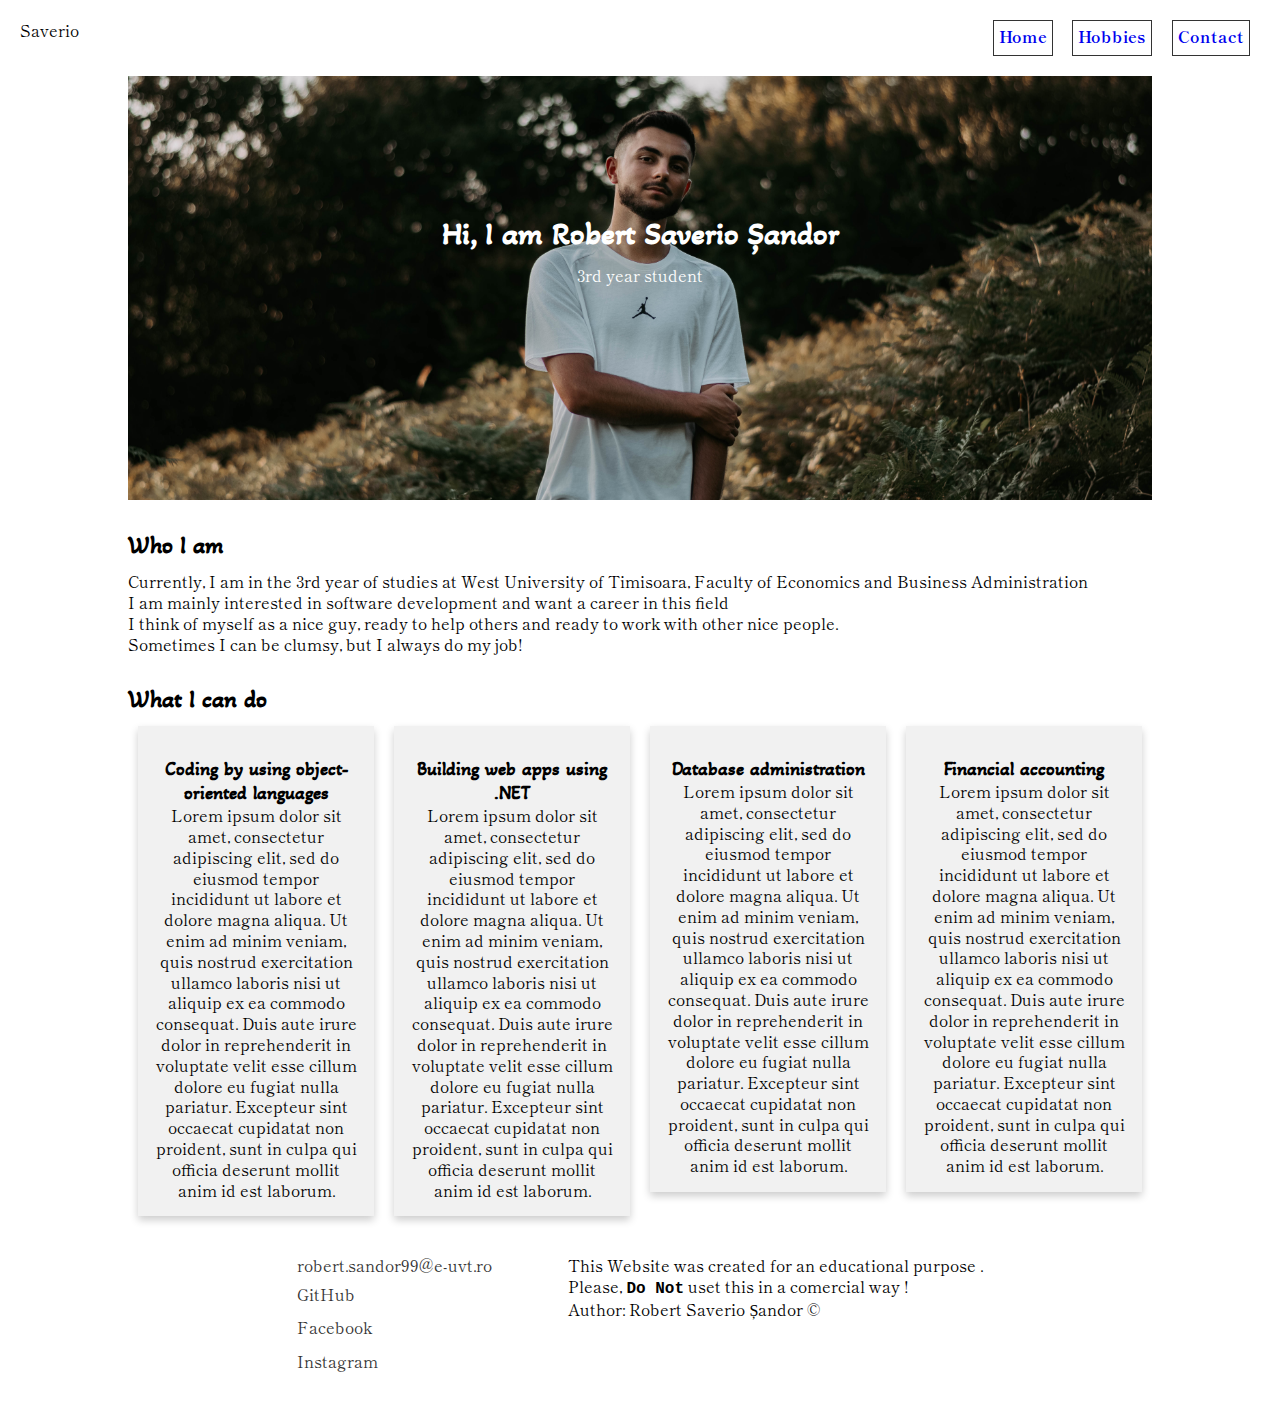
<file: index.html>
<!DOCTYPE html>
<html lang="en">
    <head>
        <meta charset="UTF-8">
        <meta name="viewport" content="width=device-width, initial-scale=1.0">
        <title>Saverio Portfolio Website</title>
        <link rel="stylesheet" href="css/style.css">
        <link rel="stylesheet" href="https://cdnjs.cloudflare.com/ajax/libs/font-awesome/5.15.2/css/all.min.css"
         integrity="sha512-HK5fgLBL+xu6dm/Ii3z4xhlSUyZgTT9tuc/hSrtw6uzJOvgRr2a9jyxxT1ely+B+xFAmJKVSTbpM/CuL7qxO8w==" 
         crossorigin="anonymous" />
         
    </head>

    <body>
        <header>
            <div class="header">
            <div class="logo">
                <span>Saverio</span>
            </div>
            <!--Navbar START-->
            <nav class="nav">
                    <ul class="nav-list">
                        <li class="nav-item"><a href="index.html" class="nav_link">Home</a></li>
                        <li class="nav-item"><a href="hobby.html" class="nav_link">Hobbies</a></li>
                        <li class="nav-item"><a href="contact.html" class="nav_link">Contact</a></li>
                    </ul>
            </nav>
            <!--Navbar STOP-->
             </div>
        </header>

        <!--Intro Start-->
        <section class="intro">
            <div class="section-wrapper">
            <h1 class="section-title">
                Hi, I am Robert Saverio Șandor
            </h1>
            <p class="section-subtitle">3rd year student</p>
           
             </div>
        </section>
        <!--Instro Stop-->
        
        <!--About me Start-->
        <section class="about-me">
            <h2 class="section-title">Who I am</h2>
            <p class="section-subtitle">Currently, I am in the 3rd year of studies at West University of Timisoara, Faculty of Economics and Business Administration</p>
            <div class="about-me-body">
                <p>I am mainly interested in software development and want a career in this field</p>
                <p>I think of myself as a nice guy, ready to help others and ready to work with other nice people.<br> Sometimes I can be clumsy, but I always do my job!</p>
            </div>
        </section>
        <!--About me Stop-->
        
        <!--Skills Start-->
        <section class="my-skills">
            <h2 class="section-title">What I can do</h2>
            <div class="skills">
                <div class="skill">
                    <div class="skill-1">
                        <h3>Coding by using object-oriented languages</h3>
                        <p>Lorem ipsum dolor sit amet, consectetur adipiscing elit, sed do eiusmod tempor incididunt ut labore et dolore magna aliqua. Ut enim ad minim veniam, quis nostrud exercitation ullamco laboris nisi ut aliquip ex ea commodo consequat. Duis aute irure dolor in reprehenderit in voluptate velit esse cillum dolore eu fugiat nulla pariatur. Excepteur sint occaecat cupidatat non proident, sunt in culpa qui officia deserunt mollit anim id est laborum.</p>
                    </div>
                </div>
                <div class="skill">
                    <div class="skill-1">
                        <h3>Building web apps using .NET</h3>
                        <p>Lorem ipsum dolor sit amet, consectetur adipiscing elit, sed do eiusmod tempor incididunt ut labore et dolore magna aliqua. Ut enim ad minim veniam, quis nostrud exercitation ullamco laboris nisi ut aliquip ex ea commodo consequat. Duis aute irure dolor in reprehenderit in voluptate velit esse cillum dolore eu fugiat nulla pariatur. Excepteur sint occaecat cupidatat non proident, sunt in culpa qui officia deserunt mollit anim id est laborum.</p>
                    </div>
                    </div>
                <div class="skill">
                    <div class="skill-1">
                        <h3>Database administration</h3>
                        <p>Lorem ipsum dolor sit amet, consectetur adipiscing elit, sed do eiusmod tempor incididunt ut labore et dolore magna aliqua. Ut enim ad minim veniam, quis nostrud exercitation ullamco laboris nisi ut aliquip ex ea commodo consequat. Duis aute irure dolor in reprehenderit in voluptate velit esse cillum dolore eu fugiat nulla pariatur. Excepteur sint occaecat cupidatat non proident, sunt in culpa qui officia deserunt mollit anim id est laborum.</p>
                    </div>
                </div>
                <div class="skill">
                    <div class="skill-1">
                        <h3>Financial accounting</h3>
                        <p>Lorem ipsum dolor sit amet, consectetur adipiscing elit, sed do eiusmod tempor incididunt ut labore et dolore magna aliqua. Ut enim ad minim veniam, quis nostrud exercitation ullamco laboris nisi ut aliquip ex ea commodo consequat. Duis aute irure dolor in reprehenderit in voluptate velit esse cillum dolore eu fugiat nulla pariatur. Excepteur sint occaecat cupidatat non proident, sunt in culpa qui officia deserunt mollit anim id est laborum.</p>
                    </div>
                </div>
            </div>
        </section>
        <!--Skills Stop-->

        <!--Footer Start-->
        <footer>
            <div class="col1">
            <a href="mailto:robert.sandor99@e-uvt.ro" class="footer-link">robert.sandor99@e-uvt.ro</a>
            <ul class="social-list">
                <li class="social-item"><a class="social-link" href="https://github.com/"> <i class="fab fa-github"></i> GitHub</a></li>
                <li class="social-item"><a class="social-link" href="https://www.facebook.com/"> <i class="fab fa-facebook"></i> Facebook</a></li>
                <li class="social-item"><a class="social-link" href="https://www.instagram.com/"><i class="fab fa-instagram"></i> Instagram</a></li>
            </ul>
            </div>
            <div class="col2">
            <p>This Website was created for an educational purpose .<br>
                Please, <strong>Do Not</strong> uset this in a comercial way !
            </p>
            <p>Author: Robert Saverio Șandor &copy;</p>
            </div>
        </footer>
        <!--Footer Stop-->
        
    </body>
</html>
</file>
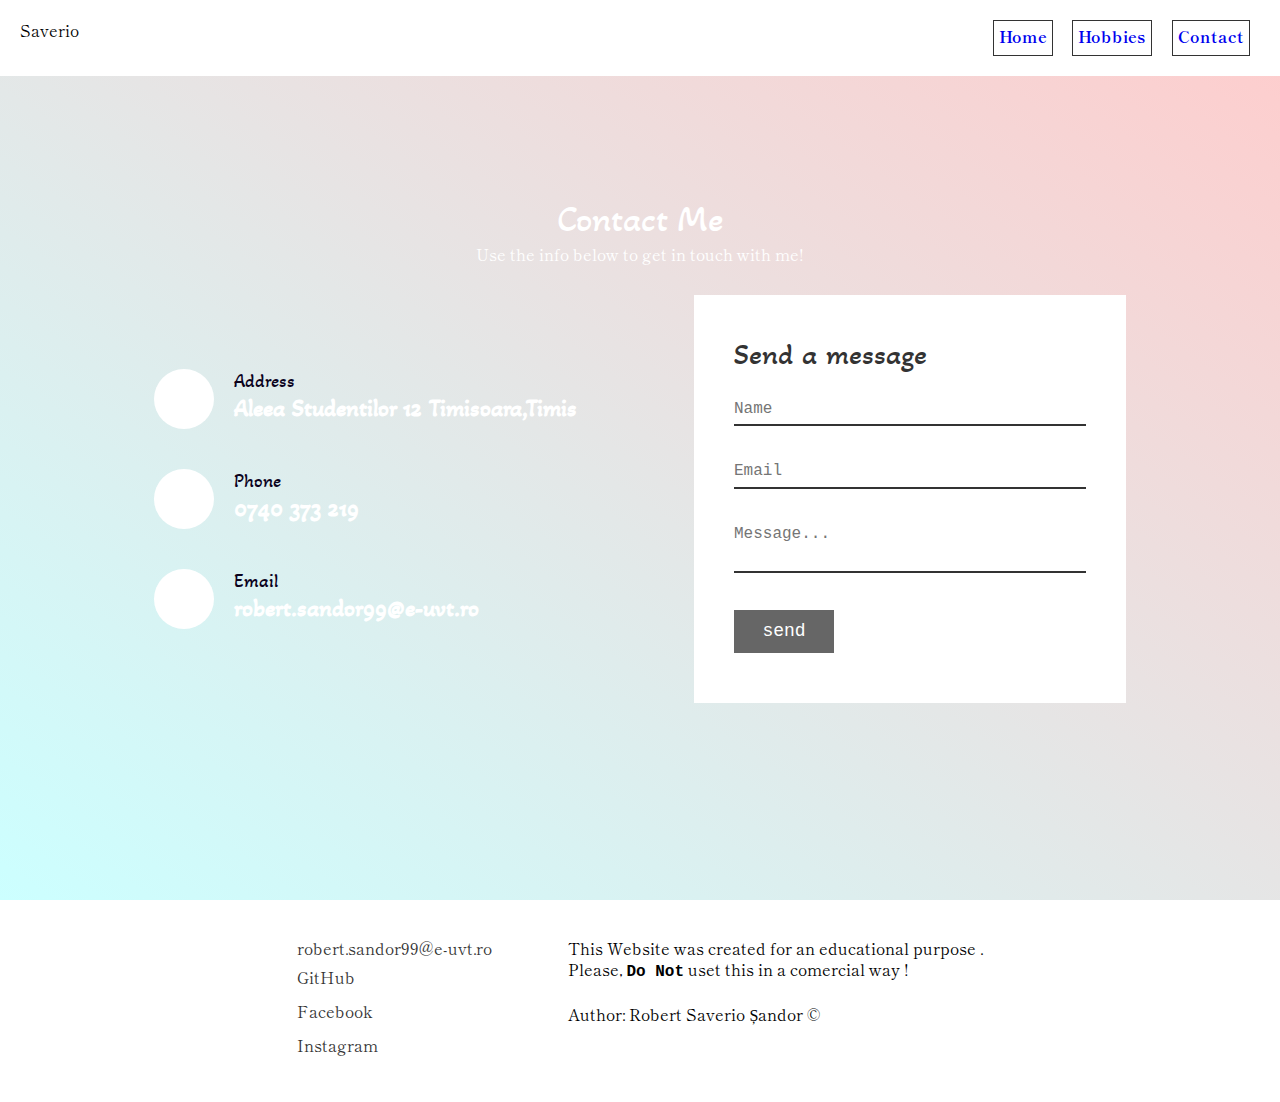
<file: contact.html>
<!DOCTYPE html>
<html lang="en">
    <head>
        <meta charset="UTF-8">
        <meta name="viewport" content="width=device-width, initial-scale=1.0">
        <title>Saverio Portfolio Website</title>
        <link rel="stylesheet" href="css/style.css">
        <link rel="stylesheet" href="https://cdnjs.cloudflare.com/ajax/libs/font-awesome/5.15.2/css/all.min.css"
         integrity="sha512-HK5fgLBL+xu6dm/Ii3z4xhlSUyZgTT9tuc/hSrtw6uzJOvgRr2a9jyxxT1ely+B+xFAmJKVSTbpM/CuL7qxO8w==" 
         crossorigin="anonymous" />
         
    </head>

    <body>

        <header>
            <div class="header">
            <div class="logo">
                <span>Saverio</span>
            </div>
            <!--Nav bar START-->
            <nav class="nav">
                    <ul class="nav-list">
                        <li class="nav-item"><a href="index.html" class="nav_link">Home</a></li>
                        <li class="nav-item"><a href="hobby.html" class="nav_link">Hobbies</a></li>
                        <li class="nav-item"><a href="contact.html" class="nav_link">Contact</a></li>
                    </ul>
            </nav>
            <!--Navbar STOP-->
        </div>
        </header>

        <section class="contact">
            <div class="content">
                <h2>Contact Me</h2>
                <p>
                    Use the info below to get in touch with me!
                </p>
            </div>
            <div class="container">
                <!--Info Start-->
                <div class="contactInfo">
                    <!--Address Start-->
                    <div class="box">
                        <div class="icon"><i class="fas fa-map-marked-alt"></i></div>
                        <div class="text">
                            <h3>Address</h3>
                            <h2>Aleea Studentilor 12 Timisoara,Timis</h2>
                        </div>
                    </div>
                    <!--Address Stop-->

                    <!--Phone Start-->
                    <div class="box">
                        <div class="icon"><i class="fas fa-phone-square-alt"></i></div>
                        <div class="text">
                            <h3>Phone</h3>
                            <h2>0740 373 219</h2>
                        </div>
                    </div>
                    <!--Phone Stop-->

                    <!--Email Start-->
                    <div class="box">
                        <div class="icon"><i class="fas fa-envelope"></i></div>
                        <div class="text">
                            <h3>Email</h3>
                            <h2>robert.sandor99@e-uvt.ro</h2>
                        </div>
                    </div>
                    <!--Email Stop-->
                </div>
                <!--Info Stop-->

                <!--Form Start-->
                <div class="contactForm">
                    <form>
                        <h2>Send a message</h2>
                        <!--Name Start-->
                        <div class="inputBox">
                            <input type="text" name="name" required="required" placeholder="Name">
                        </div>
                        <!--Name Stop-->

                        <!--Email Start-->
                        <div class="inputBox">
                            <input type="text" name="email" required="required" placeholder="Email">
                        </div>
                        <!--Email Stop-->

                        <!--Message Start-->
                        <div class="inputBox">
                            <textarea required="required" placeholder="Message..."></textarea>
                        </div>
                        <!--Message Stop-->

                        <!--Submit Start-->
                        <div class="inputBox btnSubmit">
                            <input type="submit" name="submit" value="send">
                        </div>
                        <!--Submit Stop-->
                    </form>
                </div>
                <!--Form Stop-->
            </div>
        </section>

        <!--Footer Start-->
        <footer>
            <div class="col1">
            <a href="mailto:robert.sandor99@e-uvt.ro" class="footer-link">robert.sandor99@e-uvt.ro</a>
            <ul class="social-list">
                <li class="social-item"><a class="social-link" href="https://github.com/"> <i class="fab fa-github"></i> GitHub</a></li>
                <li class="social-item"><a class="social-link" href="https://www.facebook.com/"> <i class="fab fa-facebook"></i> Facebook</a></li>
                <li class="social-item"><a class="social-link" href="https://www.instagram.com/"><i class="fab fa-instagram"></i> Instagram</a></li>
            </ul>
            </div>
            <div class="col2">
            <p>This Website was created for an educational purpose .<br>
                Please, <strong>Do Not</strong> uset this in a comercial way !
            </p><br>
            <p>Author: Robert Saverio Șandor &copy;</p>
            </div>
        </footer>
        <!--Footer Stop-->

    </body>
    </html>
</file>
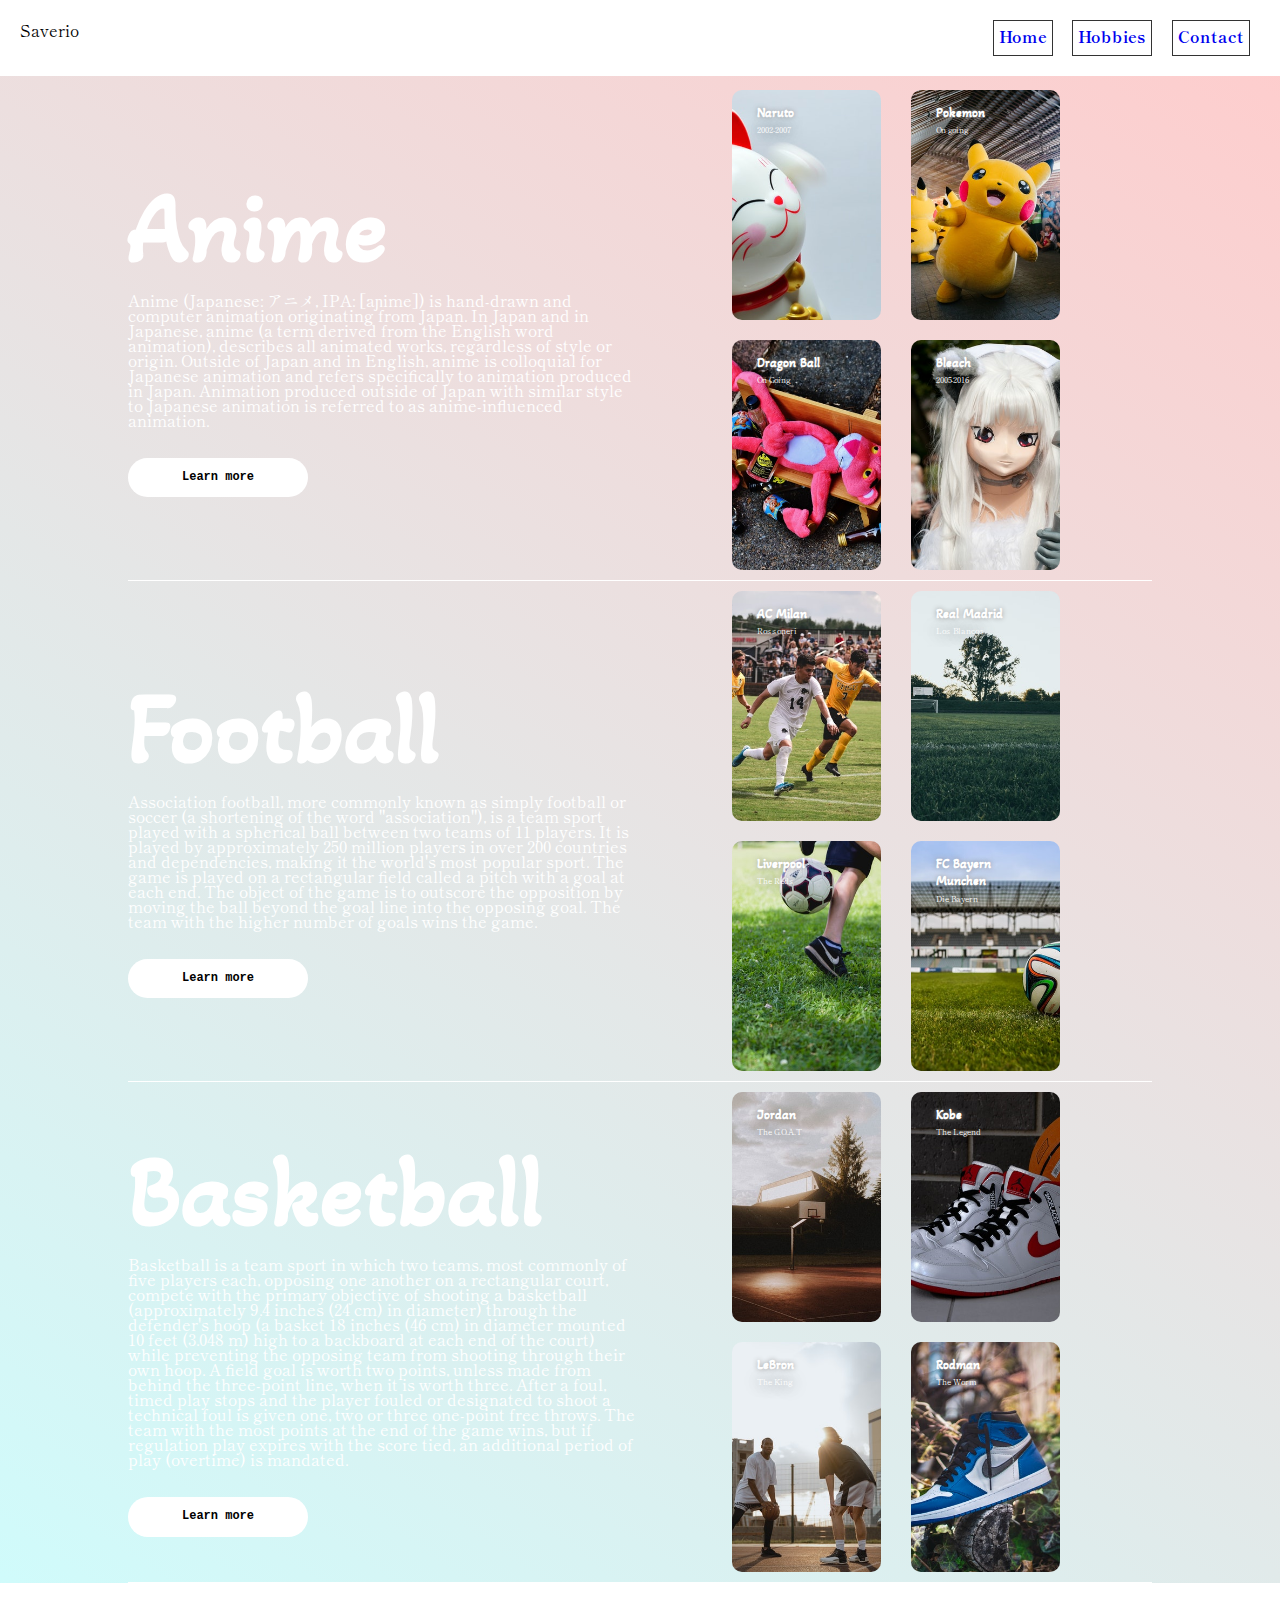
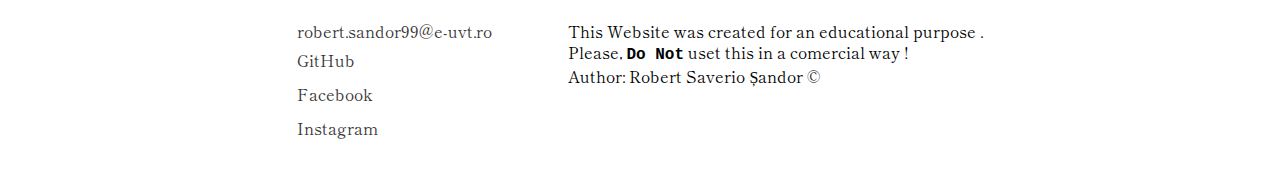
<file: hobby.html>
<!DOCTYPE html>
<html lang="en">
    <head>
        <meta charset="UTF-8">
        <meta name="viewport" content="width=device-width, initial-scale=1.0">
        <title>Saverio Portfolio Website</title>
        <link rel="stylesheet" href="css/style.css">
        <link rel="stylesheet" href="https://cdnjs.cloudflare.com/ajax/libs/font-awesome/5.15.2/css/all.min.css"
         integrity="sha512-HK5fgLBL+xu6dm/Ii3z4xhlSUyZgTT9tuc/hSrtw6uzJOvgRr2a9jyxxT1ely+B+xFAmJKVSTbpM/CuL7qxO8w==" 
         crossorigin="anonymous" />
        
    </head>
    
    <body class="hobby-body">

        <header>
            <div class="header">
            <div class="logo">
                <span>Saverio</span>
            </div>
            <!--Nav bar START-->
            <nav class="nav">
                    <ul class="nav-list">
                        <li class="nav-item"><a href="index.html" class="nav_link">Home</a></li>
                        <li class="nav-item"><a href="hobby.html" class="nav_link">Hobbies</a></li>
                        <li class="nav-item"><a href="contact.html" class="nav_link">Contact</a></li>
                    </ul>
            </nav>
            <!--Navbar STOP-->
        </div>
        </header>

        <section class="hobby">
            <div class="containter">

                <!--Anime START-->
                <div class="row">
                    <div class="col">
                        <div class="anime-wrapper-rs ">
                            <h1>Anime</h1>
                            <p>
                                Anime (Japanese: アニメ, IPA: [aɲime]) is hand-drawn and computer animation originating from Japan. In Japan and in Japanese, anime (a term derived from the English word animation), describes all animated works, regardless of style or origin. Outside of Japan and in English, anime is colloquial for Japanese animation and refers specifically to animation produced in Japan. Animation produced outside of Japan with similar style to Japanese animation is referred to as anime-influenced animation.
                            </p>
                            <button type="button" class="btn">Learn more</button>
                        </div>
                    <div class="anime-window">
                        <div class="col">
                            <div class="card otaku1">
                                <h5>Naruto</h5>
                                <p>2002-2007</p>
                            </div>
                        </div>
                        <div class="col">
                            <div class="card otaku2">
                                <h5>Pokemon</h5>
                                <p>On going</p>
                            </div>
                        </div>
                        <div class="col">
                            <div class="card otaku3">
                                <h5>Dragon Ball</h5>
                                <p>On Going</p>
                            </div>
                        </div>
                        <div class="col">
                            <div class="card otaku4">
                                <h5>Bleach</h5>
                                <p>2005-2016</p>
                            </div>
                        </div>
                      </div>
                    </div>
                </div>
                <!--Anime STOP-->

                <!--Football START-->
                <div class="row">
                    <div class="anime-wrapper-rs">
                        <h1>Football</h1>
                        <p>
                            Association football, more commonly known as simply football or soccer (a shortening of the word "association"), is a team sport played with a spherical ball between two teams of 11 players. It is played by approximately 250 million players in over 200 countries and dependencies, making it the world's most popular sport. The game is played on a rectangular field called a pitch with a goal at each end. The object of the game is to outscore the opposition by moving the ball beyond the goal line into the opposing goal. The team with the higher number of goals wins the game.

                        </p>
                        <button type="button" class="btn">Learn more</button>
                    </div>
                 <div class="anime-window">
                    <div class="col">
                        <div class="card ball1">
                            <h5>AC Milan</h5>
                            <p>Rossoneri</p>
                        </div>
                    </div>
                    <div class="col">
                        <div class="card ball2">
                            <h5>Real Madrid</h5>
                            <p>Los Blancos</p>
                        </div>
                    </div>
                    <div class="col ">
                        <div class="card ball3">
                            <h5>Liverpool</h5>
                            <p>The Reds</p>
                        </div>
                    </div>
                    <div class="col">
                        <div class="card ball4">
                            <h5>FC Bayern Munchen</h5>
                            <p>Die Bayern</p>
                        </div>
                    </div>
                </div>

                </div>
                <!--Football STOP-->

                <!--Basketball START-->
                <div class="row">
                    <div class="anime-wrapper-rs">
                        <h1>Basketball</h1>
                        <p>
                            Basketball is a team sport in which two teams, most commonly of five players each, opposing one another on a rectangular court, compete with the primary objective of shooting a basketball (approximately 9.4 inches (24 cm) in diameter) through the defender's hoop (a basket 18 inches (46 cm) in diameter mounted 10 feet (3.048 m) high to a backboard at each end of the court) while preventing the opposing team from shooting through their own hoop. A field goal is worth two points, unless made from behind the three-point line, when it is worth three. After a foul, timed play stops and the player fouled or designated to shoot a technical foul is given one, two or three one-point free throws. The team with the most points at the end of the game wins, but if regulation play expires with the score tied, an additional period of play (overtime) is mandated.                        </p>
                        <button type="button" class="btn">Learn more</button>
                    </div>
                    <div class="anime-window">
                        <div class="col">
                            <div class="card basket1">
                                <h5>Jordan</h5>
                                <p>The G.O.A.T</p>
                            </div>
                        </div>
                        <div class="col">
                            <div class="card basket2">
                                <h5>Kobe</h5>
                                <p>The Legend</p>
                            </div>
                        </div>
                        <div class="col">
                            <div class="card basket3">
                                <h5>LeBron</h5>
                                <p>The King</p>
                            </div>
                        </div>
                        <div class="col">
                            <div class="card basket4">
                                <h5>Rodman</h5>
                                <p>The Worm</p>
                            </div>
                        </div>
                    </div>
                </div>
                <!--Basketball STOP-->

            </div>
        </section>

        <!--Footer Start-->
        <footer>
            <div class="col1">
            <a href="mailto:robert.sandor99@e-uvt.ro" class="footer-link">robert.sandor99@e-uvt.ro</a>
            <ul class="social-list">
                <li class="social-item"><a class="social-link" href="https://github.com/"> <i class="fab fa-github"></i> GitHub</a></li>
                <li class="social-item"><a class="social-link" href="https://www.facebook.com/"> <i class="fab fa-facebook"></i> Facebook</a></li>
                <li class="social-item"><a class="social-link" href="https://www.instagram.com/"><i class="fab fa-instagram"></i> Instagram</a></li>
            </ul>
            </div>
            <div class="col2">
            <p>This Website was created for an educational purpose .<br>
                Please, <strong>Do Not</strong> uset this in a comercial way !
            </p>
            <p>Author: Robert Saverio Șandor &copy;</p>
            </div>
        </footer>
        <!--Footer Stop-->

    </body>
    </html>
</file>
<file: css/style.css>
@import url('https://fonts.googleapis.com/css2?family=Akaya+Telivigala&family=Shippori+Mincho&display=swap');
* {
    margin: 0;
    padding: 0;
    box-sizing: border-box;
    font-family:'Courier New', Courier, monospace;
    line-height:130%;
}
h1, h2, h3, h4, h5, h6 {
    font-family: 'Akaya Telivigala', cursive;
}
p, span , a {
    font-family: 'Shippori Mincho', serif;
}
a{
    text-decoration:none;
}
/*------------------------------------------------------------------------------------------------------------------------------*/
/*Header START*/
.header {
    padding: 20px;
    position: fixed;
    display: flex;
    z-index: 9999999999;
    justify-content: space-between;
    width: 100%;
    top:0;
    max-width: 100%;
    left: 50%;
    -webkit-transform: translateX(-50%);
    transform: translateX(-50%);
    background: #fff;
}
.logo img {
    max-width:50px;
}
.nav ul {
    list-style:none;
}
.nav ul li {
    display:inline-block;
    margin-right:10px;
    border: 1px solid #333;
    padding: 5px;
    font-weight: bolder;
    color: #000;
}
.nav ul li:hover{
    transform: scale(1.1);
}
/*Header STOP*/
/*------------------------------------------------------------------------------------------------------------------------------*/
/*Footer START*/
footer {

    display:flex;
    justify-content:center;
    padding: 3% 0px;
    background:#fff;
}

footer .col1 {

    margin-right:6%;
}

footer a {
    color:#333;
}

footer ul {
    list-style:none;
}

footer ul li  {
    padding: 2% 0;

}
.fab {
    font-size:20px;
}
/*Footer STOP*/
/*------------------------------------------------------------------------------------------------------------------------------*/
/*Index START*/
.intro {
    margin-top:60px;
    background-image:url('../img/portrait.jpg');
    background-size:cover;
    background-repeat:no-repeat;
    background-position:10% 35%;
    height:500px;
    display:flex;
    justify-content:center;
    color:#fff;
    text-align:center;
}
.section-wrapper {
    display:flex;
    flex-direction:column;
    justify-content:center;
}
.about-me, .my-skills, .intro {
    max-width:80%;
    margin:0 auto;
  

}
.about-me {
    margin-top:30px;
}
.my-skills {
    margin-top:30px;
}
.section-title {
    margin-bottom:10px;
}
.skills h3 {
    margin-top:15px;
}
.skill{
  float: left;
  width: 25%;
  padding: 0 10px;
}
.skills:after{
    content: "";
  display: table;
  clear: both;
}
.skill-1{
  box-shadow: 0 4px 8px 0 rgba(0, 0, 0, 0.2);
  padding: 16px;
  text-align: center;
  background-color: #f1f1f1;
}
.skill-1:hover{
    transform: scale(1.1);
}
@media screen and (max-width: 600px) {
    .skill {
      width: 100%;
      display: block;
      margin-bottom: 20px;
    }
  }
/*Index STOP*/
/*------------------------------------------------------------------------------------------------------------------------------*/
/*Hobby START*/

.hobby-body {
   
    background: linear-gradient(
      35deg,
      #ccffff,
      #ffcccc
    );
}

.hobby{
    margin-top:60px;
    max-width:80%;
    margin:0 auto;
}


.row{
    display: flex;
    height: 88%;
    align-items: center;
    border-bottom: 1px solid #fff;
}
.col{
    display:flex;
}
.anime-wrapper-rs:first-child {
    display: flex;
    flex-direction: column;
    justify-content: center;
}
.col h1, .anime-wrapper-rs h1 {
    color:#fff;
    font-size: 100px;
}
.col p , .anime-wrapper-rs p{
    color: #fff;
    font-size: 16px;
    line-height: 15px;
}
.btn{
    width: 180px;
    color: #000;
    font-size: 12px;
    font-weight: bold ;
    padding: 12px 0;
    background: #fff;
    border: 0;
    border-radius: 20px;
    outline: none;
    margin-top: 30px;
}
.btn:hover{
    transform: scale(1.1);
}
.card{
    width: 200px;
    height: 230px;
    display: inline-block;
    border-radius: 10px;
    padding: 15px 25px;
    box-sizing: border-box;
    cursor: pointer;
    margin: 10px 15px;
    background-size: cover;
    background-position: center;
    transition:transform 0.5s;
}
.card:hover{
    transform: translateY(-10px);

}
.card h5{
    color: #fff;
    text-shadow: 0 0 5px #999;
}
.card p{
    text-shadow: 0 0 15px #000;
    font-size: 8px;
}
.otaku1{
background-image: url(../img/otaku1.jpg);
}
.otaku2{
background-image: url(../img/otaku2.jpg);
}
.otaku3{
    background-image: url(../img/otaku3.jpg);
}
.otaku4{
    background-image: url(../img/otaku4.jpg);
}

.ball1{
    background-image: url(../img/ball1.jpg);
}
.ball2{
    background-image: url(../img/ball2.jpg);
}
.ball3{
    background-image: url(../img/ball3.jpg);
}
.ball4{
    background-image: url(../img/ball4.jpg);
}

.basket1{
    background-image: url(../img/basket1.jpg);
}
.basket2{
    background-image: url(../img/basket2.jpg);
}
.basket3{
    background-image: url(../img/basket3.jpg);
}
.basket4{
    background-image: url(../img/basket4.jpg);
}
.anime-wrapper-rs, .anime-window {
    width:50%;
}
.anime-window {
    display: flex;
    width: 50%;
    justify-content: center;
    flex-wrap: wrap;
}
.anime-window .col {
    width: 35%;
}
/*Hobby STOP*/
/*------------------------------------------------------------------------------------------------------------------------------*/
/* Contact CSS Start*/
.contact{
    position: relative;
    min-height: 100vh;
    padding: 100px 100px;
    display: flex;
    justify-content: center;
    align-items: center;
    flex-direction: column;
    background: linear-gradient(
        35deg,
        #ccffff,
        #ffcccc
      );
}

.contact .content {
    max-width: 800px;
    text-align: center;
}
.contact .content h2{
    font-size: 36px;
    font-weight: 500;
    color: #fff;
}
.contact .content p{
    font-weight: 300;
    color: #fff;
}
.containter {
    margin-top:80px;

}

.container{
    width: 100%;
    display: flex;
    justify-content: center;
    align-items: center;
    margin-top: 30px;
}
.container .contactInfo{
    width: 50%;
    display: flex;
    flex-direction: column;
}
.contact .contactInfo .box{
    position: relative;
    padding: 20px 0;
    display: flex;
}
.contact .contactInfo .box .icon {
    min-width: 60px;
    height: 60px;
    background: #fff;
    display: flex;
    justify-content: center;
    align-items:center ;
    border-radius: 50%;
    font-size: 22px;
}
.contact .contactInfo .box .text{
    display: flex;
    margin-left: 20px;
    font-size: 16px;
    color: #fff;
    flex-direction: column;
    font-weight: 300;
}
.contact .contactInfo .box .text h3{
    font-weight: 500;
    color:rgb(11, 2, 29)
}
.contactForm{
    width: 40%;
    padding:40px;
    background: #fff;
}
.contactForm h2{
    font-size: 30px;
    color:#333;
    font-weight: 500;
}
.contactForm .inputBox{
    position: relative;
    width: 100%;
    margin-top: 10px;
}
.contactForm .inputBox input,
.contactForm .inputBox textarea {
    width: 100%;
    padding: 5px 0;
    font-size: 16px;
    margin: 10px 0;
    border: none;
    border-bottom: 2px solid #333;
    outline: none;
    resize: none;
}
.contactForm .inputBox span{
    position: absolute;
    left: 0;
    padding: 5px 0;
    font-size: 16px;
    margin: 10px 0;
    pointer-events: none;
    transition: 0.5s;
    color: #666;
}
.contactForm .inputBox input[type="submit"]{
    width: 100px;
    background: #666;
    color: #fff;
    border: none;
    cursor: pointer;
    padding: 10px;
    font-size: 18px;
}

@media(max-width:1000px){
    .contact{
        padding: 50px;
    }
    .container{
        flex-direction: column;
    }
    .container .contactInfo{
        margin-bottom: 40px;
    }
    .container .contactInfo{
        width: 100%;
    }
}

/* Contact CSS STOP*/
/*------------------------------------------------------------------------------------------------------------------------------*/
</file>
